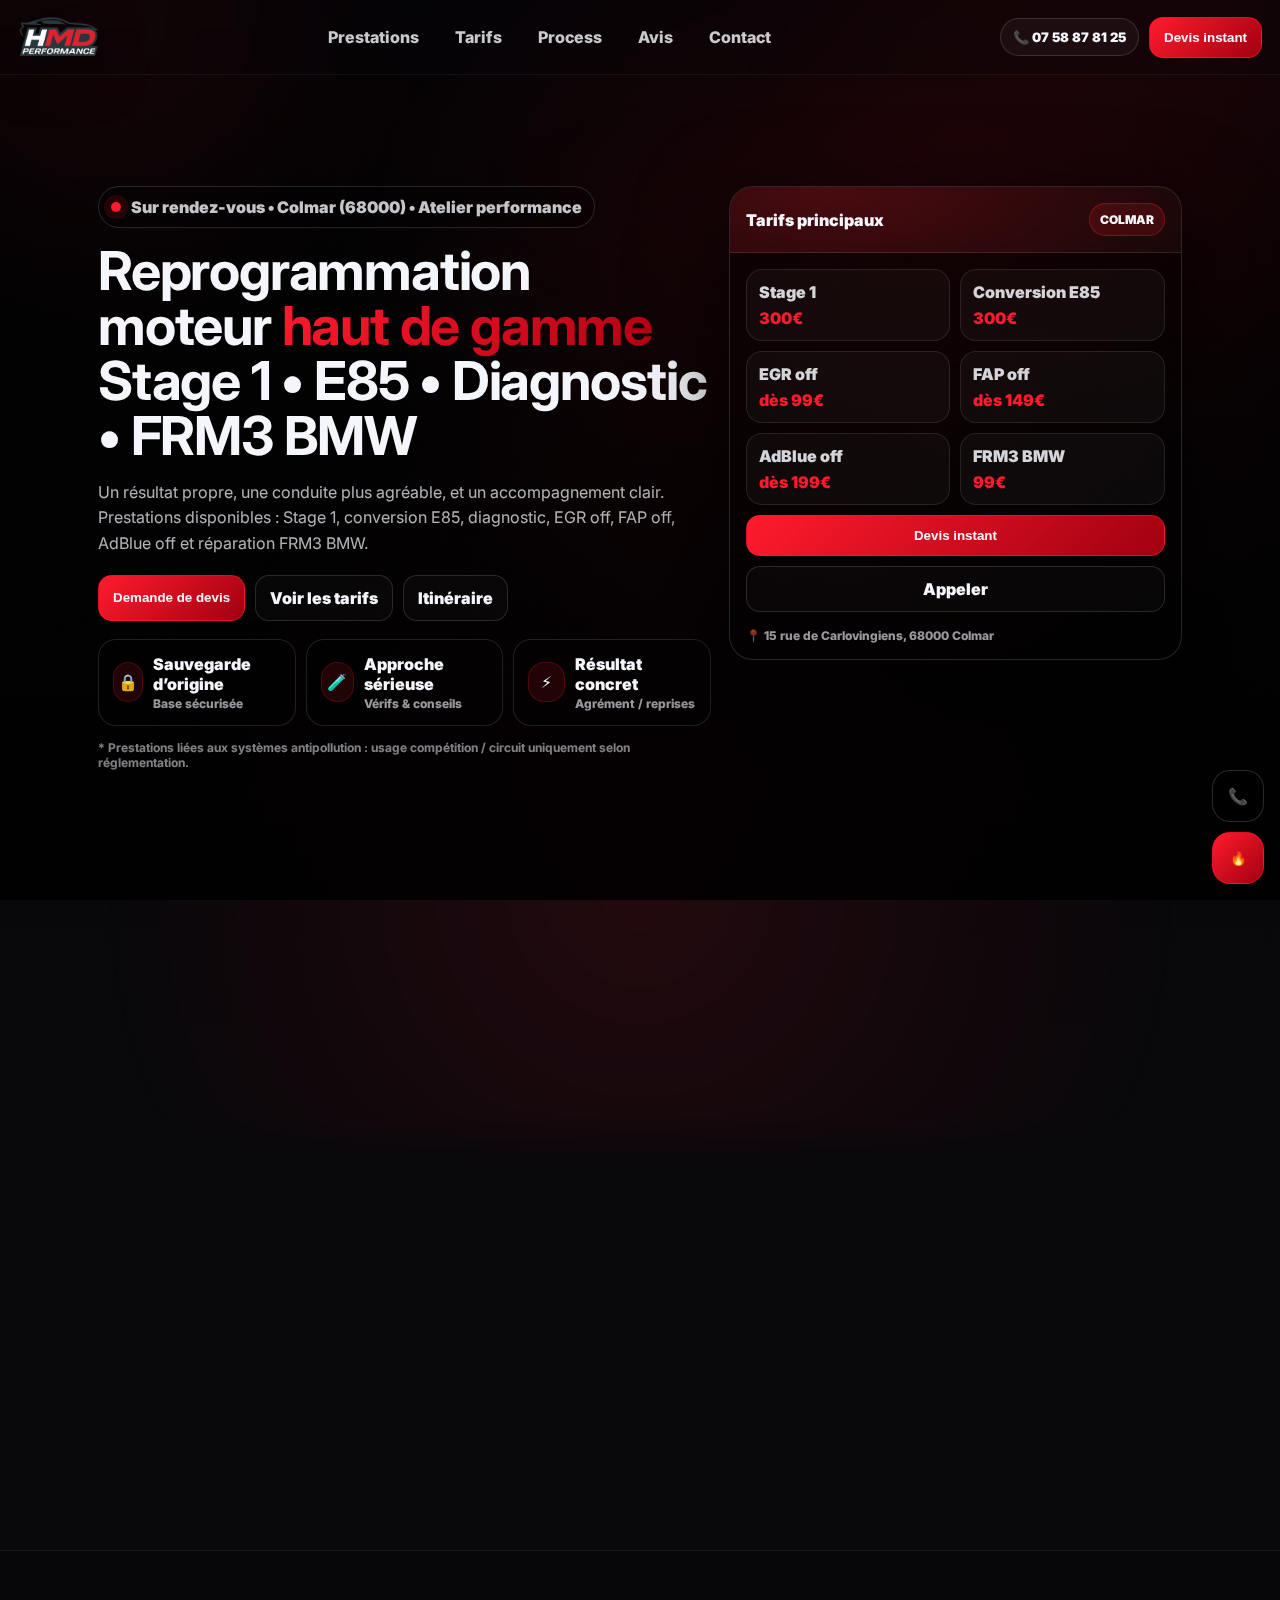
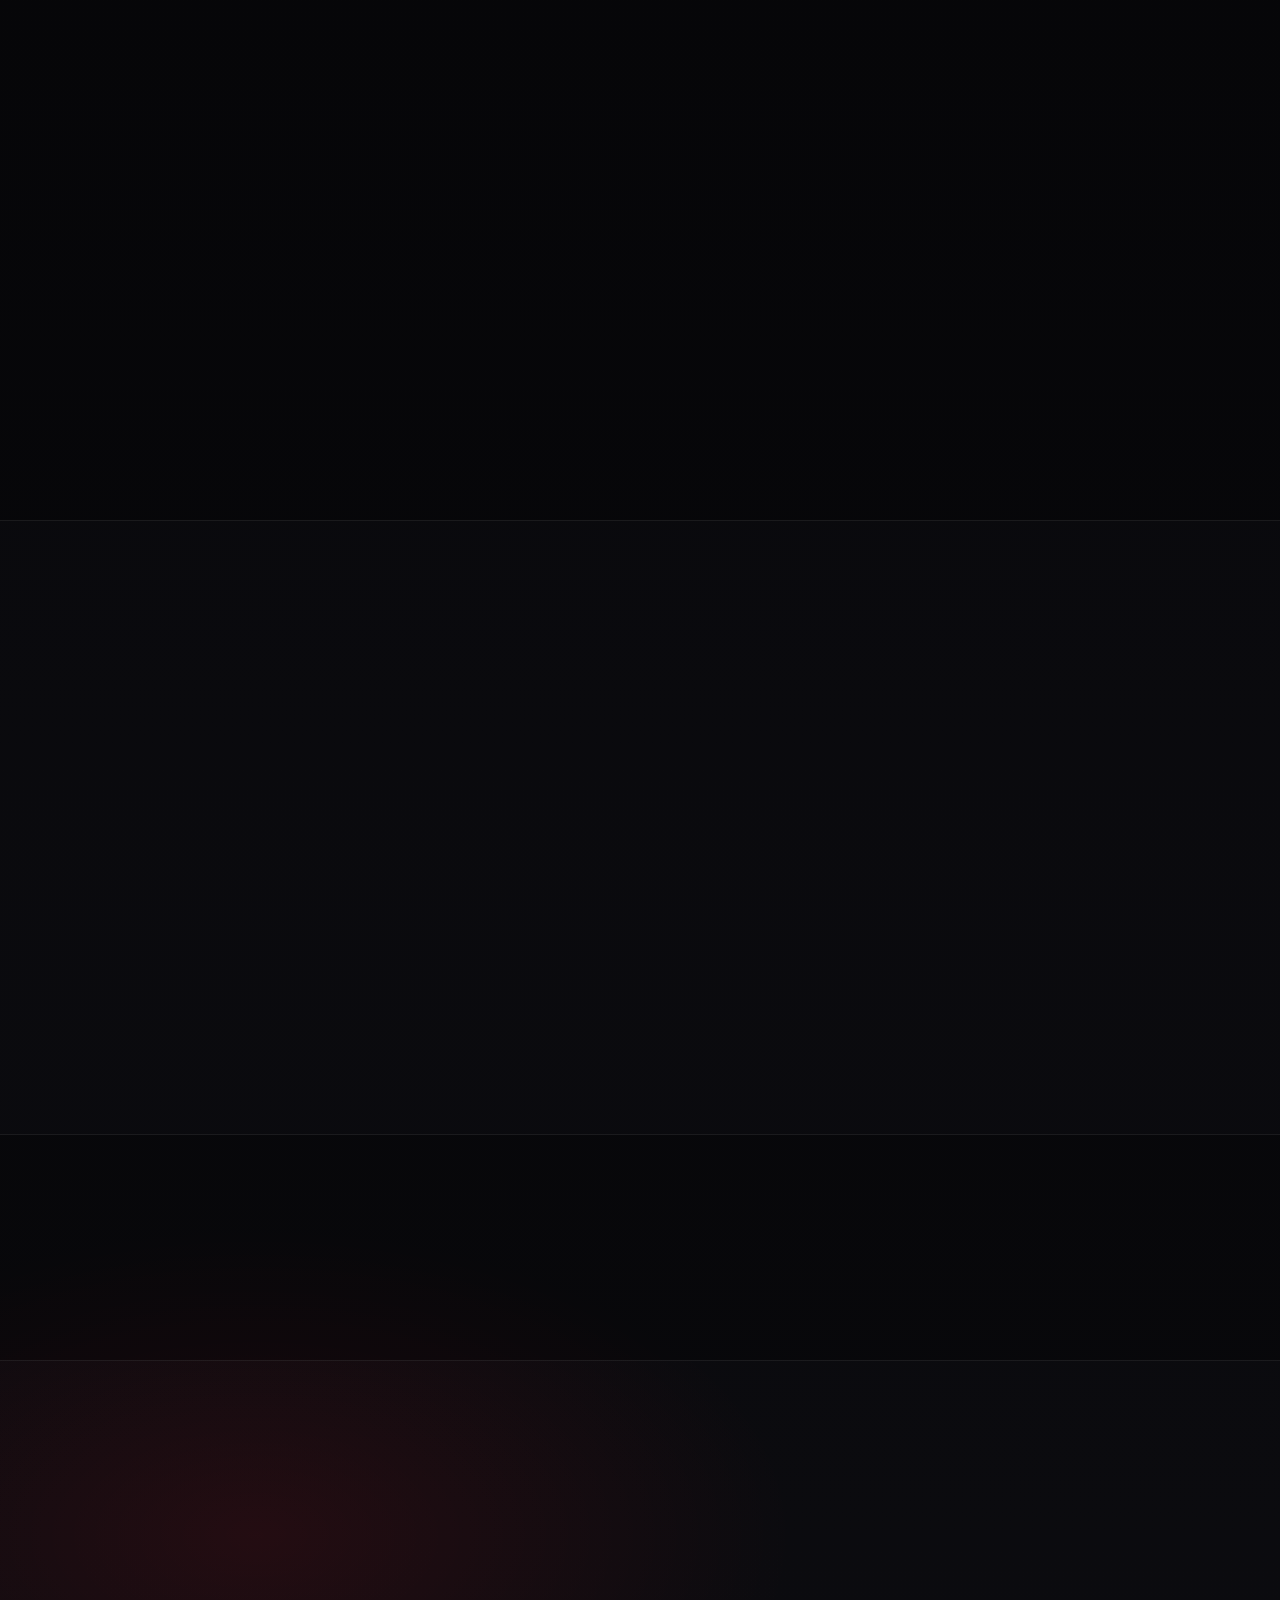
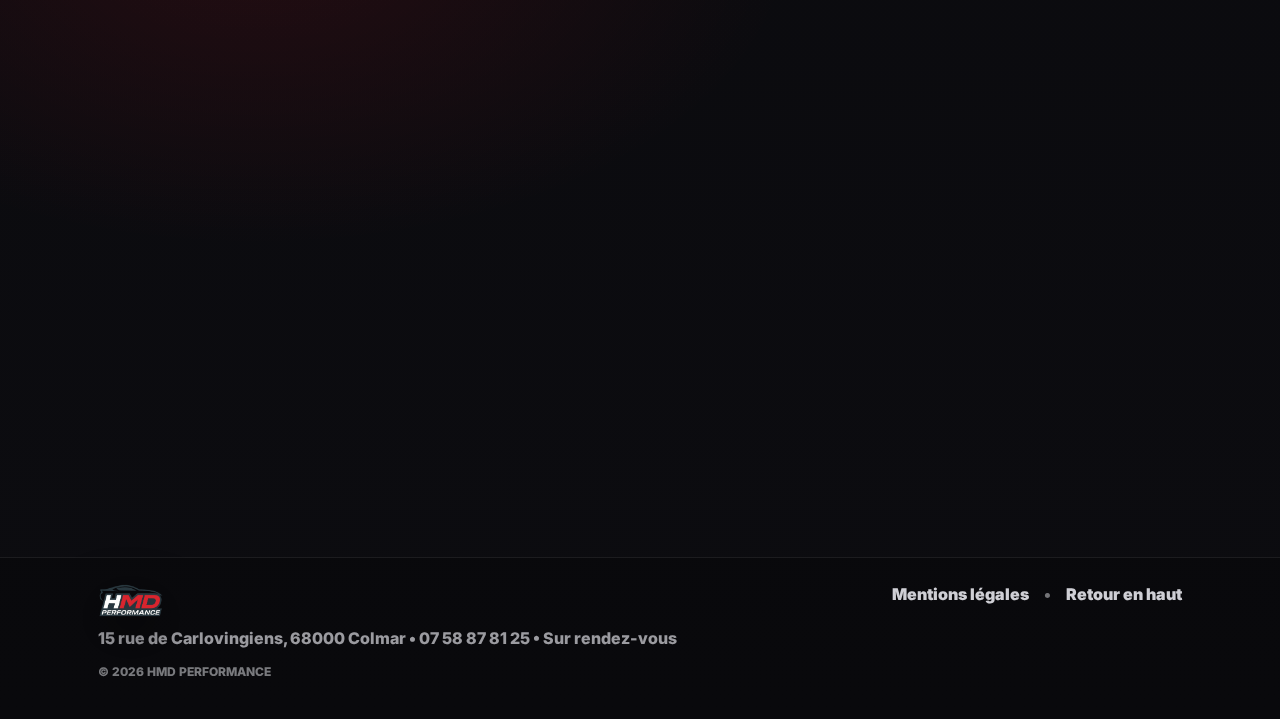
<file: index.html>
<!doctype html>
<html lang="fr">
<head>
  <meta charset="utf-8" />
  <meta name="viewport" content="width=device-width, initial-scale=1" />
  <title>HMD PERFORMANCE | Reprogrammation moteur & E85 à Colmar</title>
  <meta name="description" content="HMD PERFORMANCE à Colmar : Stage 1, conversion E85, EGR off, FAP off, AdBlue off, réparation FRM3 BMW. Sur RDV. 07 58 87 81 25." />
  <meta name="theme-color" content="#07070a" />

  <link rel="preconnect" href="https://fonts.googleapis.com">
  <link rel="preconnect" href="https://fonts.gstatic.com" crossorigin>
  <link href="https://fonts.googleapis.com/css2?family=Inter:wght@400;600;800;900&display=swap" rel="stylesheet">

  <link rel="stylesheet" href="styles.css" />
</head>

<body>
  <!-- Background -->
  <div class="bg-noise"></div>
  <div class="bg-glow"></div>

  <!-- Header -->
  <header class="nav" id="nav">
    <a class="brand" href="#top" id="top" aria-label="HMD PERFORMANCE">
      <img src="./assets/logo.png" class="logo" alt="HMD PERFORMANCE" />
    </a>

    <nav class="nav-links">
      <a href="#services">Prestations</a>
      <a href="#tarifs">Tarifs</a>
      <a href="#process">Process</a>
      <a href="#avis">Avis</a>
      <a href="#contact">Contact</a>
    </nav>

    <div class="nav-actions">
      <a class="pill" href="tel:+33758878125">📞 07 58 87 81 25</a>
      <button class="btn btn-red" id="quoteBtn">Devis instant</button>

      <button class="burger" id="burger" aria-label="Ouvrir le menu" aria-expanded="false">
        <span></span><span></span><span></span>
      </button>
    </div>
  </header>

  <!-- Mobile menu -->
  <div class="drawer" id="drawer" aria-hidden="true">
    <div class="drawer-card">
      <div class="drawer-head">
        <div class="drawer-title">Menu</div>
        <button class="drawer-close" id="drawerClose" aria-label="Fermer">✕</button>
      </div>
      <a class="drawer-link" href="#services">Prestations</a>
      <a class="drawer-link" href="#tarifs">Tarifs</a>
      <a class="drawer-link" href="#process">Process</a>
      <a class="drawer-link" href="#avis">Avis</a>
      <a class="drawer-link" href="#contact">Contact</a>

      <div class="drawer-cta">
        <button class="btn btn-red w100" id="quoteBtn2">🔥 Devis instant</button>
        <a class="btn btn-ghost w100" href="tel:+33758878125">📞 Appeler</a>
      </div>
    </div>
  </div>

  <!-- Floating CTA -->
  <div class="floatbar">
    <a class="floatbtn" href="tel:+33758878125" aria-label="Appeler">📞</a>
    <button class="floatbtn red" id="quoteFloat" aria-label="Devis instant">🔥</button>
  </div>

  <!-- Hero -->
  <main>
    <section class="hero">
      <div class="hero-media" aria-hidden="true"></div>
      <div class="hero-overlay" aria-hidden="true"></div>

      <div class="container hero-grid">
        <div class="hero-left reveal">
          <div class="kicker">
            <span class="kdot"></span>
            Sur rendez-vous • Colmar (68000) • Atelier performance
          </div>

          <h1>
            Reprogrammation moteur <span class="accent">haut de gamme</span><br/>
            Stage 1 • E85 • Diagnostic • FRM3 BMW
          </h1>

          <p class="lead">
            Un résultat propre, une conduite plus agréable, et un accompagnement clair.
            Prestations disponibles : Stage 1, conversion E85, diagnostic, EGR off, FAP off, AdBlue off et réparation FRM3 BMW.
          </p>

          <div class="hero-actions">
            <button class="btn btn-red" id="quoteHero">Demande de devis</button>
            <a class="btn btn-ghost" href="#tarifs">Voir les tarifs</a>
            <a class="btn btn-ghost" href="https://www.google.com/maps/search/?api=1&query=15%20rue%20de%20Carlovingiens%2068000%20Colmar" target="_blank" rel="noreferrer">Itinéraire</a>
          </div>

          <div class="trust">
            <div class="trust-item">
              <div class="trust-ic">🔒</div>
              <div>
                <div class="trust-title">Sauvegarde d’origine</div>
                <div class="trust-sub">Base sécurisée</div>
              </div>
            </div>
            <div class="trust-item">
              <div class="trust-ic">🧪</div>
              <div>
                <div class="trust-title">Approche sérieuse</div>
                <div class="trust-sub">Vérifs & conseils</div>
              </div>
            </div>
            <div class="trust-item">
              <div class="trust-ic">⚡</div>
              <div>
                <div class="trust-title">Résultat concret</div>
                <div class="trust-sub">Agrément / reprises</div>
              </div>
            </div>
          </div>

          <div class="note">
            * Prestations liées aux systèmes antipollution : usage compétition / circuit uniquement selon réglementation.
          </div>
        </div>

        <div class="hero-right reveal">
          <div class="panel">
            <div class="panel-head">
              <div class="panel-title">Tarifs principaux</div>
              <div class="panel-chip">COLMAR</div>
            </div>

            <div class="panel-body">
              <div class="mini-prices">
                <div class="mini-price">
                  <div class="mp-name">Stage 1</div>
                  <div class="mp-val">300€</div>
                </div>
                <div class="mini-price">
                  <div class="mp-name">Conversion E85</div>
                  <div class="mp-val">300€</div>
                </div>
                <div class="mini-price">
                  <div class="mp-name">EGR off</div>
                  <div class="mp-val">dès 99€</div>
                </div>
                <div class="mini-price">
                  <div class="mp-name">FAP off</div>
                  <div class="mp-val">dès 149€</div>
                </div>
                <div class="mini-price">
                  <div class="mp-name">AdBlue off</div>
                  <div class="mp-val">dès 199€</div>
                </div>
                <div class="mini-price">
                  <div class="mp-name">FRM3 BMW</div>
                  <div class="mp-val">99€</div>
                </div>
              </div>

              <button class="btn btn-red w100" id="quoteCard">Devis instant</button>
              <a class="btn btn-ghost w100" href="tel:+33758878125">Appeler</a>

              <div class="panel-foot">
                📍 15 rue de Carlovingiens, 68000 Colmar
              </div>
            </div>
          </div>
        </div>
      </div>
    </section>

    <!-- Services -->
    <section class="section" id="services">
      <div class="container">
        <div class="section-head reveal">
          <h2>Prestations</h2>
          <p>Une offre complète, présentée clairement. Intervention sur rendez-vous.</p>
        </div>

        <div class="grid4">
          <article class="card reveal">
            <div class="ic">🚀</div>
            <h3>Stage 1</h3>
            <p>Optimisation moteur pour améliorer couple, reprises et agrément de conduite.</p>
          </article>

          <article class="card reveal">
            <div class="ic">⛽</div>
            <h3>Conversion E85</h3>
            <p>Adaptation des réglages pour rouler au superéthanol selon compatibilité.</p>
          </article>

          <article class="card reveal">
            <div class="ic">🧰</div>
            <h3>Diagnostic</h3>
            <p>Lecture défauts, analyse paramètres, conseil avant intervention.</p>
          </article>

          <article class="card reveal">
            <div class="ic">🧠</div>
            <h3>Réparation FRM3 BMW</h3>
            <p>FRM3 HS : vitres / éclairage / confort. Diagnostic & remise en service selon cas.</p>
          </article>

          <article class="card reveal">
            <div class="ic">🧯</div>
            <h3>EGR off</h3>
            <p>À partir de <strong>99€</strong> (usage compétition/circuit).</p>
          </article>

          <article class="card reveal">
            <div class="ic">💨</div>
            <h3>FAP off</h3>
            <p>À partir de <strong>149€</strong> (usage compétition/circuit).</p>
          </article>

          <article class="card reveal">
            <div class="ic">🧪</div>
            <h3>AdBlue / SCR off</h3>
            <p>À partir de <strong>199€</strong> (usage compétition/circuit).</p>
          </article>

          <article class="card reveal">
            <div class="ic">🤝</div>
            <h3>Conseil & suivi</h3>
            <p>Explications claires, recommandations d’entretien et de carburant.</p>
          </article>
        </div>
      </div>
    </section>

    <!-- Pricing -->
    <section class="section section-dark" id="tarifs">
      <div class="container">
        <div class="section-head reveal">
          <h2>Tarifs</h2>
          <p>Transparents. Selon compatibilité & état du véhicule. Sur rendez-vous.</p>
        </div>

        <div class="pricing-grid">
          <div class="pricecard reveal">
            <div class="pc-top">
              <div class="pc-name">Stage 1</div>
              <div class="pc-price">300€</div>
            </div>
            <div class="pc-sub">Optimisation couple & agrément.</div>
            <button class="btn btn-red" data-open-quote="STAGE1">Devis</button>
          </div>

          <div class="pricecard reveal">
            <div class="pc-top">
              <div class="pc-name">Conversion E85</div>
              <div class="pc-price">300€</div>
            </div>
            <div class="pc-sub">Selon compatibilité véhicule.</div>
            <button class="btn btn-red" data-open-quote="E85">Devis</button>
          </div>

          <div class="pricecard reveal">
            <div class="pc-top">
              <div class="pc-name">EGR off</div>
              <div class="pc-price">dès 99€</div>
            </div>
            <div class="pc-sub">Compétition / circuit.</div>
            <button class="btn btn-red" data-open-quote="EGR">Devis</button>
          </div>

          <div class="pricecard reveal">
            <div class="pc-top">
              <div class="pc-name">FAP off</div>
              <div class="pc-price">dès 149€</div>
            </div>
            <div class="pc-sub">Compétition / circuit.</div>
            <button class="btn btn-red" data-open-quote="FAP">Devis</button>
          </div>

          <div class="pricecard reveal">
            <div class="pc-top">
              <div class="pc-name">AdBlue off</div>
              <div class="pc-price">dès 199€</div>
            </div>
            <div class="pc-sub">Compétition / circuit.</div>
            <button class="btn btn-red" data-open-quote="ADB">Devis</button>
          </div>

          <div class="pricecard reveal">
            <div class="pc-top">
              <div class="pc-name">FRM3 BMW</div>
              <div class="pc-price">99€</div>
            </div>
            <div class="pc-sub">Diagnostic & réparation selon cas.</div>
            <button class="btn btn-red" data-open-quote="FRM3">Devis</button>
          </div>
        </div>

        <div class="legal reveal">
          Prestations liées aux systèmes antipollution : usage compétition / circuit uniquement, selon la réglementation en vigueur.
        </div>
      </div>
    </section>

    <!-- Process -->
    <section class="section" id="process">
      <div class="container">
        <div class="section-head reveal">
          <h2>Process</h2>
          <p>Un déroulé propre et maîtrisé pour un résultat cohérent.</p>
        </div>

        <div class="steps">
          <div class="step reveal">
            <div class="step-n">01</div>
            <div class="step-c">
              <div class="step-t">Échange & vérifs</div>
              <div class="step-p">Objectif, état véhicule, carburant, symptômes, compatibilité.</div>
            </div>
          </div>
          <div class="step reveal">
            <div class="step-n">02</div>
            <div class="step-c">
              <div class="step-t">Sauvegarde d’origine</div>
              <div class="step-p">Fichier d’origine sauvegardé avant intervention.</div>
            </div>
          </div>
          <div class="step reveal">
            <div class="step-n">03</div>
            <div class="step-c">
              <div class="step-t">Intervention</div>
              <div class="step-p">Optimisation / réparation selon la prestation demandée.</div>
            </div>
          </div>
          <div class="step reveal">
            <div class="step-n">04</div>
            <div class="step-c">
              <div class="step-t">Contrôles & conseils</div>
              <div class="step-p">Contrôle comportement + recommandations d’entretien.</div>
            </div>
          </div>
        </div>
      </div>
    </section>

    <!-- Reviews -->
    <section class="section section-dark" id="avis">
      <div class="container">
        <div class="section-head reveal">
          <h2>Avis</h2>
          <p>Aucun avis Google</p>
        </div>
<!--
        <div class="quotes">
          <figure class="quote reveal">
            <blockquote>“Stage 1 propre, voiture bien plus agréable et réactive. Travail sérieux.”</blockquote>
            <figcaption>— Client • Stage 1</figcaption>
          </figure>
          <figure class="quote reveal">
            <blockquote>“Conversion E85 nickel. Démarrage OK, conso maîtrisée. Je recommande.”</blockquote>
            <figcaption>— Client • E85</figcaption>
          </figure>
          <figure class="quote reveal">
            <blockquote>“FRM3 réparé rapidement. Tout refonctionne, très pro.”</blockquote>
            <figcaption>— Client • FRM3</figcaption>
          </figure>
        </div> -->
      </div>
    </section>

    <!-- Contact -->
    <section class="section" id="contact">
      <div class="container">
        <div class="section-head reveal">
          <h2>Contact</h2>
          <p>Sur rendez-vous • Colmar • Réponse rapide.</p>
        </div>

        <div class="contact-grid">
          <div class="contact-card reveal">
            <div class="contact-row"><span>📞</span><a href="tel:+33758878125">07 58 87 81 25</a></div>
            <div class="contact-row"><span>✉️</span><a href="mailto: hmd-performance@outlook.fr">hmd-performance@outlook.fr</span></div>
            <div class="contact-row"><span>📍</span><span>15 rue de Carlovingiens, 68000 Colmar</span></div>
            <div class="contact-row"><span>🕘</span><span>Sur rendez-vous</span></div>

            <div class="contact-actions">
              <button class="btn btn-red" id="quoteContact">Devis instant</button>
              <a class="btn btn-ghost" href="tel:+33758878125">Appeler</a>
              <a class="btn btn-ghost" target="_blank" rel="noreferrer"
                 href="https://www.google.com/maps/search/?api=1&query=15%20rue%20de%20Carlovingiens%2068000%20Colmar">Itinéraire</a>
            </div>

            <div class="contact-note">
              Le devis s’envoie via WhatsApp (fallback SMS si nécessaire).
            </div>
          </div>

          <div class="contact-card reveal">
            <h3 class="form-title">Message rapide</h3>
            <form id="leadForm" class="form">
              <label>
                <span>Nom</span>
                <input name="name" autocomplete="name" placeholder="Ton nom" required />
              </label>
              <label>
                <span>Téléphone</span>
                <input name="phone" autocomplete="tel" placeholder="06..." required />
              </label>
              <label>
                <span>Véhicule</span>
                <input name="car" placeholder="Ex: BMW E87 118i 2009..." required />
              </label>
              <label>
                <span>Prestation</span>
                <select name="service" required>
                  <option value="" disabled selected>Choisir</option>
                  <option>Stage 1</option>
                  <option>Conversion E85</option>
                  <option>EGR off</option>
                  <option>FAP off</option>
                  <option>AdBlue off</option>
                  <option>Réparation FRM3 BMW</option>
                  <option>Diagnostic</option>
                </select>
              </label>
              <label>
                <span>Message</span>
                <textarea name="msg" rows="4" placeholder="Objectif, symptômes, dispo..." required></textarea>
              </label>

              <button class="btn btn-red w100" type="submit">Envoyer</button>
              <div class="form-help">WhatsApp s’ouvre, sinon SMS.</div>
            </form>
          </div>
        </div>
      </div>
    </section>

    <!-- Footer -->
    <footer class="footer">
      <div class="container footer-inner">
        <div class="footer-left">
          <img src="./assets/logo.png" class="logo small" alt="HMD PERFORMANCE" />
          <div class="footer-meta">
            15 rue de Carlovingiens, 68000 Colmar • <a href="tel:+33758878125">07 58 87 81 25</a> • Sur rendez-vous
          </div>
        </div>
        <div class="footer-right">
          <a href="mentions-legales.html">Mentions légales</a>
          <span class="sep">•</span>
          <a href="#top">Retour en haut</a>
        </div>
      </div>
      <div class="container footer-bottom">© <span id="year"></span> HMD PERFORMANCE</div>
    </footer>
  </main>

  <!-- Modal Devis -->
  <div class="modal" id="quoteModal" aria-hidden="true">
    <div class="modal-card" role="dialog" aria-modal="true" aria-label="Devis instant">
      <div class="modal-head">
        <div>
          <div class="modal-title">Devis instant</div>
          <div class="modal-sub">Message pré-rempli WhatsApp • fallback SMS</div>
        </div>
        <button class="modal-close" id="quoteClose" aria-label="Fermer">✕</button>
      </div>

      <div class="modal-body">
        <form id="quoteForm" class="form">
          <div class="grid2">
            <label>
              <span>Nom</span>
              <input name="name" autocomplete="name" required />
            </label>
            <label>
              <span>Téléphone</span>
              <input name="phone" autocomplete="tel" required />
            </label>
          </div>

          <label>
            <span>Véhicule</span>
            <input name="car" placeholder="Marque / modèle / année / moteur" required />
          </label>

          <div class="grid2">
            <label>
              <span>Prestation</span>
              <select name="service" id="qService" required>
                <option value="" disabled selected>Choisir</option>
                <option value="STAGE1">Stage 1 (300€)</option>
                <option value="E85">Conversion E85 (300€)</option>
                <option value="EGR">EGR off (dès 99€)</option>
                <option value="FAP">FAP off (dès 149€)</option>
                <option value="ADB">AdBlue off (dès 199€)</option>
                <option value="FRM3">FRM3 BMW (99€)</option>
                <option value="DIAG">Diagnostic (sur demande)</option>
              </select>
            </label>
            <label>
              <span>Quand ?</span>
              <select name="when" required>
                <option value="" disabled selected>Choisir</option>
                <option>Cette semaine</option>
                <option>Semaine prochaine</option>
                <option>Week-end</option>
                <option>À définir</option>
              </select>
            </label>
          </div>

          <label>
            <span>Détails</span>
            <textarea name="msg" rows="4" placeholder="Objectif, symptômes, modifications, dispo..." required></textarea>
          </label>

          <button class="btn btn-red w100" type="submit">Envoyer la demande</button>
          <div class="form-help">WhatsApp s’ouvre. Si ça ne marche pas : SMS.</div>

          <div class="legal tiny">
            Prestations antipollution : usage compétition / circuit uniquement selon réglementation.
          </div>
        </form>
      </div>
    </div>
  </div>

  <script src="script.js"></script>
</body>
</html>
</file>
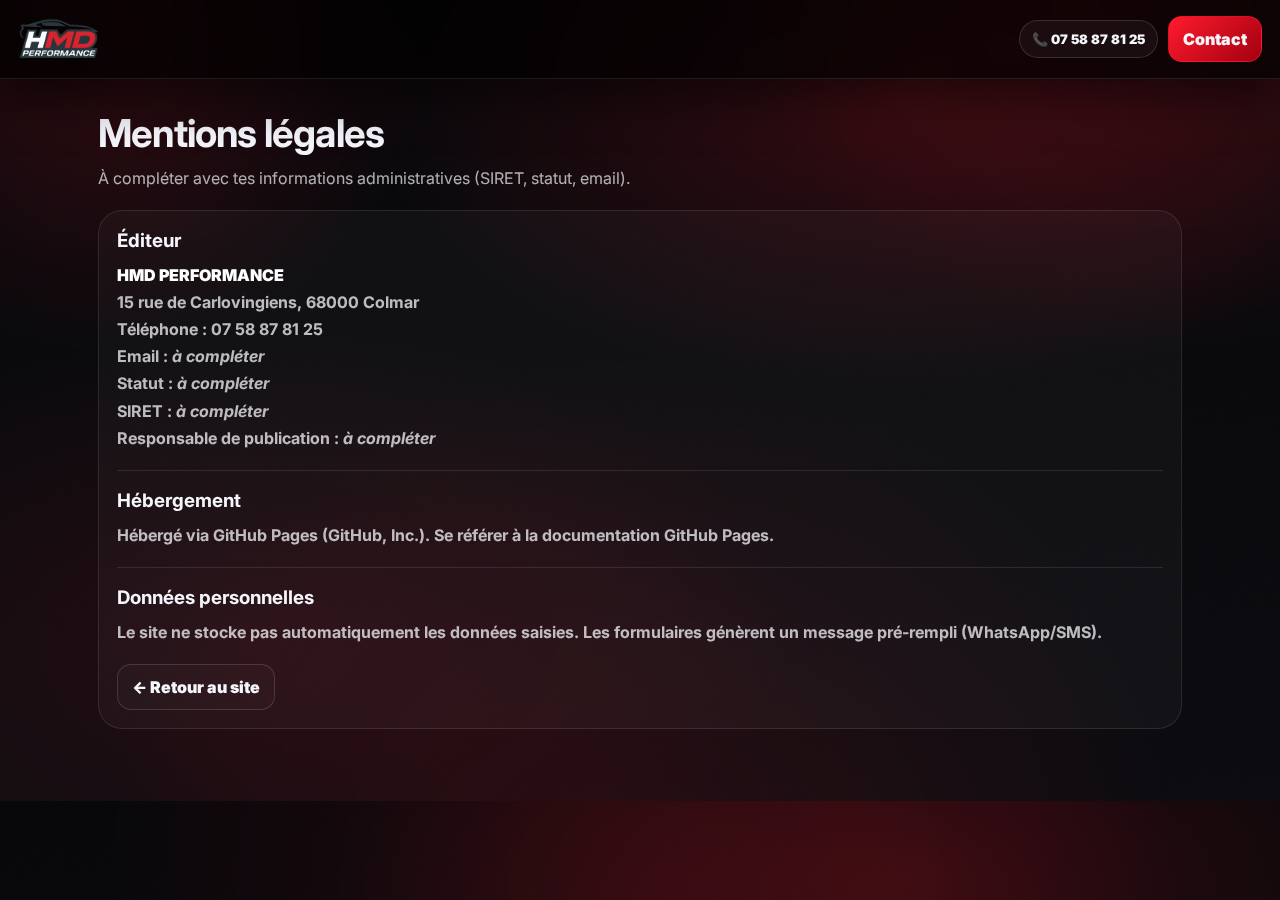
<file: mentions-legales.html>
<!doctype html>
<html lang="fr">
<head>
  <meta charset="utf-8" />
  <meta name="viewport" content="width=device-width, initial-scale=1" />
  <title>Mentions légales | HMD PERFORMANCE</title>
  <meta name="theme-color" content="#07070a" />
  <link rel="preconnect" href="https://fonts.googleapis.com">
  <link href="https://fonts.googleapis.com/css2?family=Inter:wght@400;600;800;900&display=swap" rel="stylesheet">
  <link rel="stylesheet" href="styles.css" />
</head>

<body>
  <div class="bg-noise"></div>
  <div class="bg-glow"></div>

  <header class="nav scrolled">
    <a class="brand" href="index.html">
      <img src="./assets/logo.png" class="logo" alt="HMD PERFORMANCE" />
    </a>
    <div class="nav-actions">
      <a class="pill" href="tel:+33758878125">📞 07 58 87 81 25</a>
      <a class="btn btn-red" href="index.html#contact">Contact</a>
    </div>
  </header>

  <main class="section" style="padding-top:110px;">
    <div class="container">
      <div class="section-head">
        <h2>Mentions légales</h2>
        <p>À compléter avec tes informations administratives (SIRET, statut, email).</p>
      </div>

      <div class="contact-card" style="margin-top:18px;">
        <h3 style="margin:0 0 10px;">Éditeur</h3>
        <p style="margin:0;color:rgba(245,246,251,.75);line-height:1.7;font-weight:700;">
          <strong style="color:#fff;">HMD PERFORMANCE</strong><br/>
          15 rue de Carlovingiens, 68000 Colmar<br/>
          Téléphone : <a href="tel:+33758878125">07 58 87 81 25</a><br/>
          Email : <em>à compléter</em><br/>
          Statut : <em>à compléter</em><br/>
          SIRET : <em>à compléter</em><br/>
          Responsable de publication : <em>à compléter</em>
        </p>

        <div style="height:1px;background:rgba(255,255,255,.10);margin:18px 0;"></div>

        <h3 style="margin:0 0 10px;">Hébergement</h3>
        <p style="margin:0;color:rgba(245,246,251,.75);line-height:1.7;font-weight:700;">
          Hébergé via GitHub Pages (GitHub, Inc.). Se référer à la documentation GitHub Pages.
        </p>

        <div style="height:1px;background:rgba(255,255,255,.10);margin:18px 0;"></div>

        <h3 style="margin:0 0 10px;">Données personnelles</h3>
        <p style="margin:0;color:rgba(245,246,251,.75);line-height:1.7;font-weight:700;">
          Le site ne stocke pas automatiquement les données saisies. Les formulaires génèrent un message pré-rempli (WhatsApp/SMS).
        </p>

        <div style="margin-top:18px;">
          <a class="btn btn-ghost" href="index.html">← Retour au site</a>
        </div>
      </div>
    </div>
  </main>
</body>
</html>
</file>
<file: styles.css>
:root{
  --bg:#07070a;
  --bg2:#0c0c10;
  --card:rgba(255,255,255,.06);
  --stroke:rgba(255,255,255,.10);
  --text:#f5f6fb;
  --muted:rgba(245,246,251,.72);
  --red:#ff1b2d;
  --red2:#b30012;
  --shadow: 0 26px 90px rgba(0,0,0,.70);
  --r1:16px;
  --r2:24px;
}

*{box-sizing:border-box}
html{scroll-behavior:smooth}
body{
  margin:0;
  font-family:Inter,system-ui,-apple-system,Segoe UI,Roboto,Arial,sans-serif;
  background: radial-gradient(900px 520px at 70% 10%, rgba(255,27,45,.18), transparent 60%),
              radial-gradient(900px 520px at 20% 80%, rgba(255,27,45,.10), transparent 60%),
              linear-gradient(180deg,var(--bg),var(--bg2));
  color:var(--text);
  overflow-x:hidden;
}

a{color:inherit;text-decoration:none}
.container{max-width:1120px;margin:0 auto;padding:0 18px}

/* Noise overlay */
.bg-noise{
  position:fixed;inset:0;pointer-events:none;z-index:-3;opacity:.08;
  background-image:url("data:image/svg+xml,%3Csvg xmlns='http://www.w3.org/2000/svg' width='260' height='260'%3E%3Cfilter id='n'%3E%3CfeTurbulence type='fractalNoise' baseFrequency='.8' numOctaves='3' stitchTiles='stitch'/%3E%3C/filter%3E%3Crect width='260' height='260' filter='url(%23n)' opacity='.22'/%3E%3C/svg%3E");
}
.bg-glow{
  position:fixed;inset:-240px;pointer-events:none;z-index:-4;opacity:.9;
  background:
    radial-gradient(520px 520px at 20% 20%, rgba(255,27,45,.18), transparent 62%),
    radial-gradient(740px 740px at 80% 10%, rgba(255,27,45,.22), transparent 62%),
    radial-gradient(900px 900px at 50% 82%, rgba(255,27,45,.12), transparent 62%);
  filter: blur(18px);
}

/* NAV */
.nav{
  position:fixed;top:0;left:0;right:0;z-index:50;
  display:flex;align-items:center;justify-content:space-between;
  padding:16px 18px;
  transition: background .25s ease, border-color .25s ease, box-shadow .25s ease;
  border-bottom:1px solid rgba(255,255,255,.06);
  background: rgba(7,7,10,.20);
  backdrop-filter: blur(12px);
}
.nav.scrolled{
  background: rgba(0,0,0,.72);
  border-color: rgba(255,255,255,.10);
  box-shadow: 0 18px 50px rgba(0,0,0,.55);
}
.brand{display:flex;align-items:center;gap:12px}
.logo{height:42px;width:auto;display:block;filter: drop-shadow(0 14px 24px rgba(0,0,0,.55))}
.logo.small{height:34px}

.nav-links{
  display:flex;gap:16px;
  font-weight:800;
  color: rgba(245,246,251,.82);
}
.nav-links a{padding:10px 10px;border-radius:12px}
.nav-links a:hover{background:rgba(255,255,255,.06);color:var(--text)}

.nav-actions{display:flex;align-items:center;gap:10px}
.pill{
  padding:10px 12px;border-radius:999px;
  border:1px solid rgba(255,255,255,.14);
  background:rgba(255,255,255,.04);
  font-weight:900;font-size:13px;
}

.btn{
  border:1px solid rgba(255,255,255,.14);
  background:rgba(255,255,255,.04);
  color:var(--text);
  padding:12px 14px;border-radius:14px;
  font-weight:900;
  display:inline-flex;align-items:center;justify-content:center;
  gap:10px;cursor:pointer;
  transition: transform .15s ease, background .15s ease, border-color .15s ease, filter .15s ease, box-shadow .2s ease;
}
.btn:hover{transform: translateY(-1px); background:rgba(255,255,255,.07); box-shadow: var(--shadow); border-color: rgba(255,255,255,.22)}
.btn:active{transform: translateY(0)}
.btn-red{
  border-color: rgba(255,27,45,.55);
  background: linear-gradient(135deg, rgba(255,27,45,1), rgba(179,0,18,.90));
}
.btn-ghost{background:rgba(255,255,255,.02)}
.w100{width:100%}

/* Burger */
.burger{display:none;width:44px;height:44px;border-radius:14px;border:1px solid rgba(255,255,255,.14);background:rgba(255,255,255,.04);cursor:pointer}
.burger span{display:block;width:18px;height:2px;background:rgba(255,255,255,.9);margin:5px auto;border-radius:10px}

/* Drawer */
.drawer{position:fixed;inset:0;z-index:70;background:rgba(0,0,0,.65);backdrop-filter:blur(10px);opacity:0;pointer-events:none;transition:opacity .2s ease}
.drawer.open{opacity:1;pointer-events:auto}
.drawer-card{
  position:absolute;right:14px;top:14px;width:min(92vw,360px);
  border-radius:22px;background:rgba(10,10,14,.92);
  border:1px solid rgba(255,255,255,.14);box-shadow:var(--shadow);padding:14px;
}
.drawer-head{display:flex;align-items:center;justify-content:space-between;padding:8px 8px 12px}
.drawer-title{font-weight:900}
.drawer-close{width:40px;height:40px;border-radius:14px;border:1px solid rgba(255,255,255,.14);background:rgba(255,255,255,.04);color:var(--text);cursor:pointer}
.drawer-link{
  display:block;padding:12px;border-radius:14px;margin:6px 0;
  border:1px solid rgba(255,255,255,.10);background:rgba(255,255,255,.03);
  font-weight:900;color:rgba(245,246,251,.92);
}
.drawer-link:hover{background:rgba(255,255,255,.06)}
.drawer-cta{margin-top:10px;display:grid;gap:10px}

/* Floating bar */
.floatbar{
  position:fixed;right:16px;bottom:16px;z-index:60;
  display:flex;flex-direction:column;gap:10px;
}
.floatbtn{
  width:52px;height:52px;border-radius:18px;
  border:1px solid rgba(255,255,255,.16);
  background:rgba(0,0,0,.45);
  display:grid;place-items:center;
  font-weight:900;cursor:pointer;color:var(--text);
  backdrop-filter: blur(10px);
}
.floatbtn.red{
  border-color: rgba(255,27,45,.50);
  background: linear-gradient(135deg, rgba(255,27,45,1), rgba(179,0,18,.90));
}

/* HERO */
.hero{min-height:100vh;display:grid;place-items:center;padding:92px 0 36px;position:relative}
.hero-media{
  position:absolute;inset:0;
  background-image:
    radial-gradient(1000px 520px at 70% 20%, rgba(255,27,45,.22), transparent 60%),
    url("https://images.unsplash.com/photo-1542362567-b07e54358753?q=80&w=2000&auto=format&fit=crop");
  background-size: cover;
  background-position:center;
  filter: saturate(1.05) contrast(1.05);
}
.hero-overlay{
  position:absolute;inset:0;
  background: linear-gradient(180deg, rgba(0,0,0,.55), rgba(0,0,0,.85));
}
.hero-grid{
  position:relative;
  display:grid;
  grid-template-columns: 1.15fr .85fr;
  gap:18px;
  align-items:start;
}
.kicker{
  display:inline-flex;align-items:center;gap:10px;
  padding:10px 12px;border-radius:999px;
  border:1px solid rgba(255,255,255,.14);
  background: rgba(0,0,0,.28);
  color: rgba(245,246,251,.80);
  font-weight:900;
}
.kdot{width:10px;height:10px;border-radius:999px;background:var(--red);box-shadow:0 0 0 7px rgba(255,27,45,.12)}

h1{
  margin:16px 0 10px;
  font-size: clamp(34px, 4.2vw, 58px);
  line-height: 1.02;
  letter-spacing:-1.2px;
}
.accent{
  background: linear-gradient(135deg, rgba(255,27,45,1), rgba(179,0,18,1));
  -webkit-background-clip:text;background-clip:text;color:transparent;
}
.lead{
  color: rgba(245,246,251,.72);
  font-size: 16px;
  line-height: 1.6;
  max-width: 62ch;
}
.hero-actions{display:flex;gap:10px;flex-wrap:wrap;margin-top:18px}

.trust{
  display:grid;
  grid-template-columns: repeat(3, 1fr);
  gap:10px;
  margin-top:18px;
}
.trust-item{
  display:flex;gap:10px;align-items:center;
  padding:14px;border-radius:18px;
  border:1px solid rgba(255,255,255,.12);
  background: rgba(0,0,0,.28);
}
.trust-ic{
  width:40px;height:40px;border-radius:16px;
  display:grid;place-items:center;
  background: rgba(255,27,45,.12);
  border:1px solid rgba(255,27,45,.22);
}
.trust-title{font-weight:900}
.trust-sub{color:rgba(245,246,251,.62);font-weight:800;font-size:12px;margin-top:2px}
.note{margin-top:14px;color:rgba(245,246,251,.52);font-size:12px;font-weight:700}

.panel{
  border-radius:24px;
  border:1px solid rgba(255,255,255,.14);
  background: rgba(0,0,0,.34);
  box-shadow: var(--shadow);
  overflow:hidden;
}
.panel-head{
  display:flex;align-items:center;gap:10px;
  padding:16px;border-bottom:1px solid rgba(255,255,255,.10);
  background: radial-gradient(780px 260px at 20% 10%, rgba(255,27,45,.22), transparent 60%), rgba(255,255,255,.02);
}
.panel-title{font-weight:900}
.panel-chip{
  margin-left:auto;
  padding:8px 10px;border-radius:999px;
  border:1px solid rgba(255,27,45,.35);
  background: rgba(255,27,45,.14);
  font-weight:900;font-size:12px;
}
.panel-body{padding:16px;display:grid;gap:10px}
.mini-prices{
  display:grid;
  grid-template-columns: 1fr 1fr;
  gap:10px;
}
.mini-price{
  padding:12px;border-radius:16px;
  border:1px solid rgba(255,255,255,.10);
  background: rgba(255,255,255,.03);
}
.mp-name{font-weight:900;color:rgba(245,246,251,.86)}
.mp-val{margin-top:6px;font-weight:900;color:var(--red)}
.panel-foot{margin-top:6px;color:rgba(245,246,251,.62);font-weight:800;font-size:12px}

/* Sections */
.section{padding:72px 0}
.section-dark{
  background: rgba(0,0,0,.26);
  border-top:1px solid rgba(255,255,255,.08);
  border-bottom:1px solid rgba(255,255,255,.08);
}
.section-head h2{margin:0;font-size: clamp(26px, 3vw, 40px);letter-spacing:-.8px}
.section-head p{margin:10px 0 0;color:rgba(245,246,251,.70);line-height:1.6;max-width:80ch}

.grid4{
  margin-top:18px;
  display:grid;
  grid-template-columns: repeat(4, 1fr);
  gap:14px;
}
.card{
  padding:18px;border-radius:24px;
  border:1px solid rgba(255,255,255,.10);
  background: rgba(255,255,255,.03);
  transition: transform .2s ease, border-color .2s ease, background .2s ease;
}
.card:hover{transform: translateY(-4px);border-color: rgba(255,27,45,.35);background: rgba(255,255,255,.05)}
.ic{
  width:44px;height:44px;border-radius:18px;
  display:grid;place-items:center;
  background: rgba(255,27,45,.10);
  border:1px solid rgba(255,27,45,.22);
  font-size:20px;
}
.card h3{margin:12px 0 8px;font-size:16px}
.card p{margin:0;color:rgba(245,246,251,.70);line-height:1.55}
.card strong{color:var(--text)}

.pricing-grid{
  margin-top:18px;
  display:grid;
  grid-template-columns: repeat(3, 1fr);
  gap:14px;
}
.pricecard{
  padding:18px;border-radius:24px;
  border:1px solid rgba(255,255,255,.10);
  background: rgba(255,255,255,.03);
  display:grid;gap:10px;
}
.pc-top{display:flex;align-items:baseline;justify-content:space-between;gap:10px}
.pc-name{font-weight:900}
.pc-price{font-weight:900;color:var(--red);font-size:22px}
.pc-sub{color:rgba(245,246,251,.66);font-weight:700;font-size:13px}
.legal{margin-top:14px;color:rgba(245,246,251,.56);font-size:12px;font-weight:800}
.legal.tiny{margin-top:10px}

.steps{margin-top:18px;display:grid;gap:10px}
.step{
  display:flex;gap:14px;align-items:flex-start;
  padding:16px;border-radius:24px;
  border:1px solid rgba(255,255,255,.10);
  background: rgba(255,255,255,.03);
}
.step-n{
  width:46px;height:46px;border-radius:18px;
  display:grid;place-items:center;font-weight:900;
  border:1px solid rgba(255,27,45,.22);
  background: rgba(255,27,45,.08);
}
.step-t{font-weight:900}
.step-p{margin-top:6px;color:rgba(245,246,251,.68);font-weight:700;line-height:1.55}

.quotes{margin-top:18px;display:grid;grid-template-columns: repeat(3, 1fr);gap:14px}
.quote{
  margin:0;padding:18px;border-radius:24px;
  border:1px solid rgba(255,255,255,.10);
  background: rgba(255,255,255,.03);
}
blockquote{margin:0;color:rgba(245,246,251,.86);font-weight:800;line-height:1.6}
figcaption{margin-top:12px;color:rgba(245,246,251,.58);font-weight:800}

.contact-grid{
  margin-top:18px;
  display:grid;
  grid-template-columns: 1fr 1fr;
  gap:14px;
}
.contact-card{
  padding:18px;border-radius:24px;
  border:1px solid rgba(255,255,255,.10);
  background: rgba(255,255,255,.03);
}
.contact-row{display:flex;gap:10px;align-items:center;padding:10px 0;border-bottom:1px solid rgba(255,255,255,.08);font-weight:800;color:rgba(245,246,251,.86)}
.contact-row:last-child{border-bottom:none}
.contact-actions{display:flex;gap:10px;flex-wrap:wrap;margin-top:14px}
.contact-note{margin-top:10px;color:rgba(245,246,251,.56);font-size:12px;font-weight:800}

.form-title{margin:0 0 12px;font-size:16px}
.form label{display:block;margin-bottom:10px}
.form span{display:block;margin-bottom:6px;color:rgba(245,246,251,.70);font-weight:900;font-size:13px}
input,select,textarea{
  width:100%;
  padding:12px 12px;
  border-radius:14px;
  border:1px solid rgba(255,255,255,.14);
  background: rgba(0,0,0,.26);
  color: var(--text);
  outline:none;
}
input:focus,select:focus,textarea:focus{
  border-color: rgba(255,27,45,.55);
  box-shadow: 0 0 0 6px rgba(255,27,45,.10);
}
.form-help{margin-top:10px;color:rgba(245,246,251,.56);font-size:12px;font-weight:800}
.grid2{display:grid;grid-template-columns: 1fr 1fr;gap:12px}

/* Footer */
.footer{
  padding:26px 0 40px;
  border-top:1px solid rgba(255,255,255,.08);
  background: rgba(0,0,0,.22);
}
.footer-inner{display:flex;justify-content:space-between;gap:14px;align-items:flex-start}
.footer-meta{margin-top:10px;color:rgba(245,246,251,.62);font-weight:800}
.footer-right a{font-weight:900;color:rgba(245,246,251,.84)}
.sep{opacity:.45;padding:0 10px}
.footer-bottom{margin-top:16px;color:rgba(245,246,251,.48);font-size:12px;font-weight:800}

/* Modal */
.modal{
  position:fixed;inset:0;z-index:80;
  display:none;align-items:center;justify-content:center;
  background: rgba(0,0,0,.72);
  backdrop-filter: blur(12px);
  padding:18px;
}
.modal.open{display:flex}
.modal-card{
  width:min(92vw,760px);
  border-radius:26px;
  background: rgba(10,10,14,.94);
  border:1px solid rgba(255,255,255,.14);
  box-shadow: var(--shadow);
  overflow:hidden;
}
.modal-head{
  display:flex;align-items:flex-start;justify-content:space-between;gap:14px;
  padding:16px;
  border-bottom:1px solid rgba(255,255,255,.10);
  background: radial-gradient(780px 260px at 20% 10%, rgba(255,27,45,.22), transparent 60%), rgba(255,255,255,.02);
}
.modal-title{font-weight:900;font-size:18px}
.modal-sub{margin-top:4px;color:rgba(245,246,251,.68);font-weight:800;font-size:13px}
.modal-close{
  width:44px;height:44px;border-radius:16px;
  border:1px solid rgba(255,255,255,.14);
  background: rgba(255,255,255,.04);
  color:var(--text);cursor:pointer;
}
.modal-body{padding:16px}

/* Reveal animation */
.reveal{opacity:0;transform: translateY(10px);transition: opacity .7s ease, transform .7s ease}
.reveal.in{opacity:1;transform: translateY(0)}

/* Responsive */
@media (max-width: 980px){
  .nav-links{display:none}
  .burger{display:inline-block}
  .hero-grid{grid-template-columns: 1fr; gap:14px}
  .trust{grid-template-columns: 1fr}
  .grid4{grid-template-columns: repeat(2,1fr)}
  .pricing-grid{grid-template-columns: 1fr}
  .quotes{grid-template-columns: 1fr}
  .contact-grid{grid-template-columns: 1fr}
  .grid2{grid-template-columns: 1fr}
}
@media (max-width: 520px){
  .pill{display:none}
}
</file>
